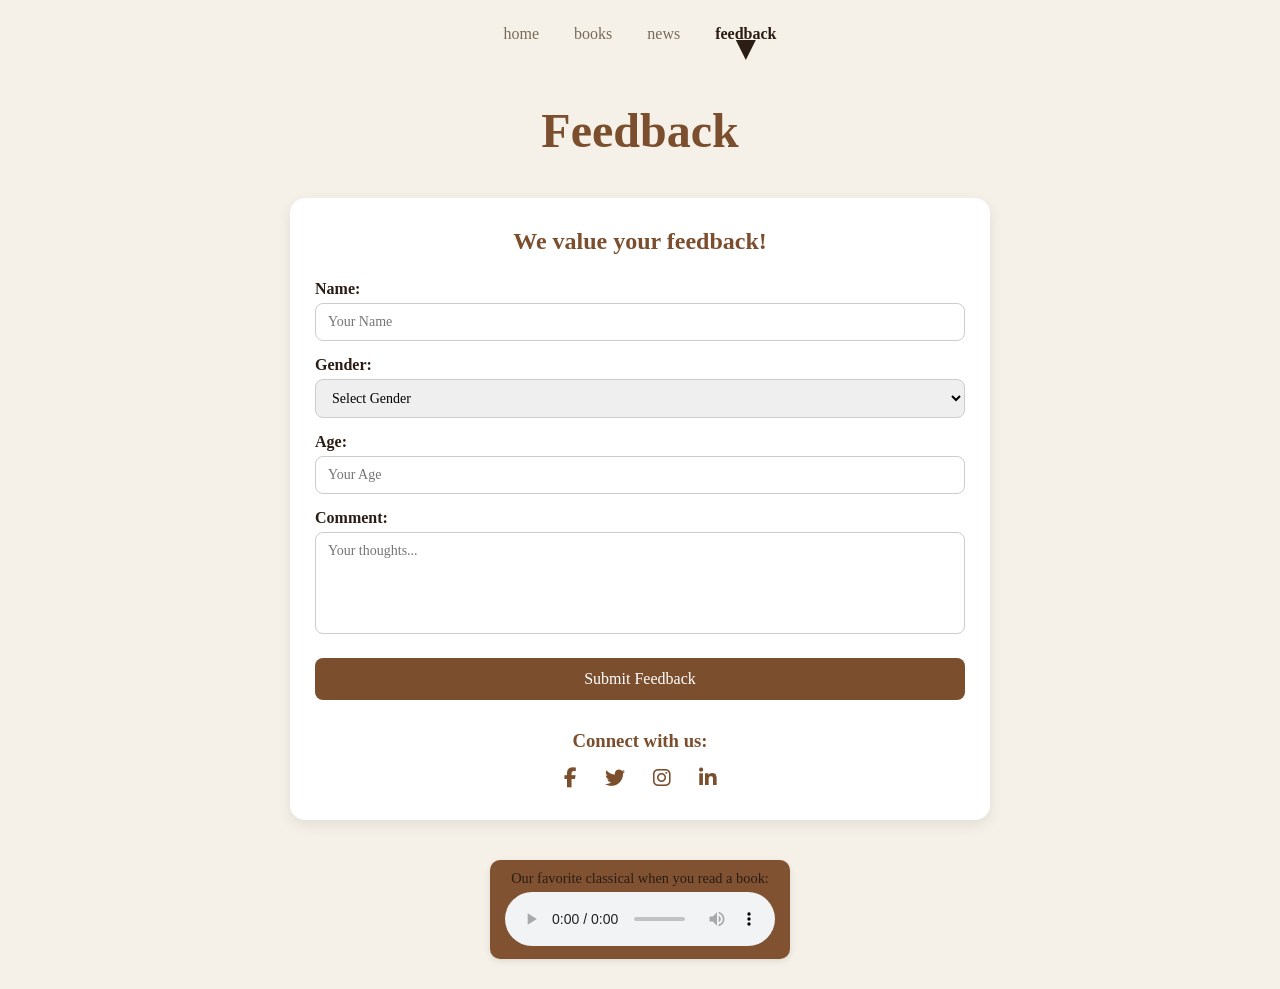
<file: contact.html>
<!DOCTYPE html>
<html lang="en">
<head>
  <meta charset="UTF-8">
  <meta name="viewport" content="width=device-width, initial-scale=1.0">
  <title>Feedback</title>
  <link rel="stylesheet" href="style.css">
  <link rel="stylesheet" href="https://cdnjs.cloudflare.com/ajax/libs/font-awesome/6.4.0/css/all.min.css">
</head>
<body class="feedback-page">

  <!-- Navigation -->
  <header class="navbar">
    <ul>
      <li><a href="index.html">Home</a></li>
      <li><a href="books.html">Books</a></li>
      <li><a href="news.html">News</a></li>
      <li><a href="feedback.html" class="active">Feedback</a></li>
    </ul>
  </header>

  <!-- Page Title -->
  <section class="page-title">
    <h1>Feedback</h1>
  </section>

  <!-- Feedback Form -->
  <section class="feedback-form-container">
      <form id="feedbackForm" class="feedback-form">

   
      <h2 class="feedback-title">We value your feedback!</h2>


      <!-- Name -->
      <label for="name">Name:</label>
      <input type="text" id="name" name="name" placeholder="Your Name" required>

      <!-- Gender -->
      <label for="gender">Gender:</label>
      <select id="gender" name="gender" required>
        <option value="">Select Gender</option>
        <option value="female">Female</option>
        <option value="male">Male</option>
      </select>

      <!-- Age -->
      <label for="age">Age:</label>
      <input type="number" id="age" name="age" placeholder="Your Age" min="10" max="120" required>

      <!-- Comment -->
      <label for="comment">Comment:</label>
      <textarea id="comment" name="comment" placeholder="Your thoughts..." rows="5" required></textarea>

      <!-- Submit Button -->
      <button type="submit">Submit Feedback</button>
    </form>

    <!-- Social Media Links -->
    <div class="social-links">
      <h3>Connect with us:</h3>
      <a href="https://www.facebook.com/BBookhub"
       target="_blank"><i class="fab fa-facebook-f"></i></a>
      <a href="https://www.twitter.com/BBookhub"
       target="_blank"><i class="fab fa-twitter"></i></a>
      <a href="https://www.instagram.com/BBookhub"
       target="_blank"><i class="fab fa-instagram"></i></a>
      <a href="https://www.linkedin.com/BBookhub"
       target="_blank"><i class="fab fa-linkedin-in"></i></a>
    </div>
  </section>

  <!-- Audio Section -->
<section class="audio-section">
  <p></p>
  <p>Our favorite classical when you read a book:</p>
  <audio controls>
  <source src="classical.m4a" type="audio/mp4">
  Your browser does not support the audio element.
</audio>

</section>

<script src="script.js"></script>
</body>
</html>
</file>
<file: style.css>
/* Reset */
* {
  margin: 0;
  padding: 0;
  box-sizing: border-box;
  font-family: "Georgia", serif;
}

/* Body */
body {
  background-color: #f5f1e8;
  color: #2b1d14;
}

/* Navigation */
.navbar {
  background: #f5f1e8;
  padding: 25px 0;
  text-align: center;
}

.navbar ul {
  list-style: none;
  display: inline-flex;
  gap: 35px;
}

.navbar a {
  text-decoration: none;
  color: #7a6a58;
  font-size: 16px;
  text-transform: lowercase;
}

.navbar a.active {
  color: #2b1d14;
  font-weight: bold;
  position: relative;
}

.navbar a.active::after {
  content: "";
  position: absolute;
  left: 50%;
  bottom: -18px;
  transform: translateX(-50%);
  width: 20px;
  height: 20px;
  background: #2b1d14;
  clip-path: polygon(50% 100%, 0 0, 100% 0);
}

/* Page title */
.page-title h1 {
  font-size: 48px;
  color: #7b4e2e;
  text-align: center;
  margin: 35px 0 25px;
}

/* ── Home Page Hero Section ── */
.hero-home {
  display: flex;
  margin: 40px 60px;
  min-height: 360px;
  background-color: #7b4e2e;
  color: #f3e0d3;
  border-radius: 15px;
  overflow: hidden;
  align-items: center;
}

/* Left text panel */
.hero-home-text {
  width: 50%;
  padding: 50px;
}

.hero-home-text h2 {
  font-size: 36px;
  line-height: 1.2;
  margin-bottom: 20px;
  color: #f3e0d3;
}

.hero-home-text p {
  font-size: 16px;
  line-height: 1.6;
  max-width: 400px;
  margin-bottom: 30px;
}

/* Glowing Books arrow button */
.books-arrow {
  display: inline-flex;
  align-items: center;
  gap: 10px;
  padding: 12px 25px;
  background-color: #5a331d;
  color: #f3e0d3;
  font-size: 18px;
  font-weight: bold;
  border-radius: 30px;
  text-decoration: none;
  box-shadow:
    0 0 10px #c28755,
    0 0 20px #d49e6c,
    0 0 30px #e0b987,
    0 0 40px #f3d0a3;
  transition: all 0.3s ease;
}

.books-arrow:hover {
  box-shadow:
    0 0 15px #c28755,
    0 0 25px #d49e6c,
    0 0 35px #e0b987,
    0 0 50px #f3d0a3;
  transform: translateX(5px);
}

.books-arrow .arrow {
  font-size: 22px;
  transition: transform 0.3s ease;
}

.books-arrow:hover .arrow {
  transform: translateX(10px);
}

/* Right image panel (Home) */
.hero-home-image {
  width: 50%;
  height: 100%;
  background: url("pics/tre.jpg") center center no-repeat;
  background-size: contain; /* fits fully, no cropping */
  border-radius: 0 15px 15px 0;
}

/* ── Best Book of the Month Section ── */
.best-book-container {
  display: flex;
  width: 70%;             /* smaller width */
  max-width: 900px;       /* optional max width */
  margin: 0 auto 60px;
  height: 380px;
  background-color: #7b4e2e;
  color: #fff;
  border-radius: 15px;
  overflow: hidden;
}

/* Left side text */
.best-book-text {
  width: 50%;                  /* left half */
  padding: 50px 20px 50px 30px; /* minimal right padding */
  display: flex;
  flex-direction: column;
  justify-content: center;
}

.best-book-text h2 {
  font-size: 32px;
  line-height: 1.2;
  margin-bottom: 15px;
  color: #f3e0d3;
}

.best-book-text p {
  font-size: 16px;
  line-height: 1.55;
  max-width: 100%;            /* fill left half */
  color: #f3e0d3;
}

/* Right side image */
.best-book-image {
  width: 50%;                  /* right half */
  height: 100%;
  display: flex;
  align-items: center;
  justify-content: center;     /* center the image next to text */
  padding: 20px 15px;
}

.best-book-image img {
  max-width: 100%;
  max-height: 100%;
  object-fit: contain;          /* full image visible without zoom */
}

/* ── Responsive ── */
@media (max-width: 900px) {
  .hero-home,
  .best-book-container {
    flex-direction: column;
    width: 92%;
    height: auto;
  }

  .hero-home-text,
  .hero-home-image,
  .best-book-text,
  .best-book-image {
    width: 100%;
    text-align: center;
  }

  .best-book-text {
    padding: 40px 20px;
  }

  .best-book-image {
    height: 340px;
    padding: 20px 30px;
    justify-content: center;
  }

  .page-title h1 {
    font-size: 38px;
    margin: 30px 0 20px;
  }
}








/* news  */
/* ── News Page Styles ── */
body.news-page {
  background-color: #f5f1e8; /* same cream background */
}

/* Page title */
body.news-page .page-title h1 {
  color: #7b4e2e;
  text-align: center;
  margin: 35px 0 25px;
}

/* News Grid */
body.news-page .news-grid {
  display: grid;
  grid-template-columns: repeat(auto-fit, minmax(280px, 1fr));
  gap: 25px;
  width: 90%;
  max-width: 1200px;
  margin: 40px auto;
}

/* News Card */
body.news-page .news-card {
  background-color: #fff;
  border-radius: 15px;
  overflow: hidden;
  display: flex;
  flex-direction: column;
  box-shadow: 0 5px 15px rgba(0,0,0,0.08);
  transition: transform 0.3s, box-shadow 0.3s;
}

body.news-page .news-card:hover {
  transform: translateY(-7px);
  box-shadow: 0 10px 25px rgba(0,0,0,0.15);
}

/* News Image */
body.news-page .news-card img {
  width: 100%;
  height: 180px;
  object-fit: cover;
}

/* News Info */
body.news-page .news-info {
  padding: 20px;
}

body.news-page .news-info h3 {
  font-size: 18px;
  color: #2b1d14;
  margin-bottom: 10px;
}

body.news-page .news-info p {
  font-size: 14px;
  color: #7a6a58;
  margin-bottom: 10px;
}

body.news-page .news-info .news-date {
  font-size: 12px;
  color: #b08b5b;
  font-style: italic;
}

/* Responsive adjustments */
@media (max-width: 900px) {
  body.news-page .news-card img {
    height: 160px;
  }
}

@media (max-width: 650px) {
  body.news-page .news-card img {
    height: 140px;
  }
}



      /* feedback */
      /* ── Feedback Page Styles ── */
body.feedback-page {
  background-color: #f5f1e8; /* same cream as home page */
  color: #2b1d14;
  font-family: "Georgia", serif;
}

body.feedback-page .page-title h1 {
  color: #7b4e2e;
  text-align: center;
  margin: 35px 0 25px;
}

/* Form container */
body.feedback-page .feedback-form-container {
  width: 90%;
  max-width: 700px;
  margin: 40px auto;
  background-color: #fff;
  padding: 30px 25px;
  border-radius: 15px;
  box-shadow: 0 5px 15px rgba(0,0,0,0.08);
}

/* Form title */
body.feedback-page .feedback-form h2 {
  text-align: center;
  margin-bottom: 25px;
  color: #7b4e2e;
}

/* Labels and Inputs */
body.feedback-page .feedback-form label {
  display: block;
  margin-top: 15px;
  margin-bottom: 5px;
  font-weight: bold;
}

body.feedback-page .feedback-form input,
body.feedback-page .feedback-form select,
body.feedback-page .feedback-form textarea {
  width: 100%;
  padding: 10px 12px;
  border: 1px solid #ccc;
  border-radius: 8px;
  font-size: 14px;
  font-family: "Georgia", serif;
}

body.feedback-page .feedback-form textarea {
  resize: none;
}

/* Submit Button */
body.feedback-page .feedback-form button {
  margin-top: 20px;
  width: 100%;
  padding: 12px;
  background-color: #7b4e2e;
  color: #fff;
  border: none;
  border-radius: 8px;
  font-size: 16px;
  cursor: pointer;
  transition: background 0.3s;
}

body.feedback-page .feedback-form button:hover {
  background-color: #5a3721;
}

/* Social Media Links */
body.feedback-page .social-links {
  text-align: center;
  margin-top: 30px;
}

body.feedback-page .social-links h3 {
  margin-bottom: 15px;
  color: #7b4e2e;
}

body.feedback-page .social-links a {
  color: #7b4e2e;
  font-size: 20px;
  margin: 0 12px;
  transition: color 0.3s;
}

body.feedback-page .social-links a:hover {
  color: #5a3721;
}



.feedback-page .audio-section {
  background-color: #805232;  /* Cream color matching other pages */
  padding: 10px 15px;
  max-width: 300px;           /* Small container */
  margin: 30px auto;          /* Centered horizontally */
  border-radius: 10px;
  box-shadow: 0 2px 6px rgba(0,0,0,0.1);
  text-align: center;
  font-family: 'Arial', sans-serif;
  font-size: 0.9rem;
}

.feedback-page .audio-section audio {
  width: 100%;   /* Fit audio player inside container */
  margin-top: 5px;
}
</file>
